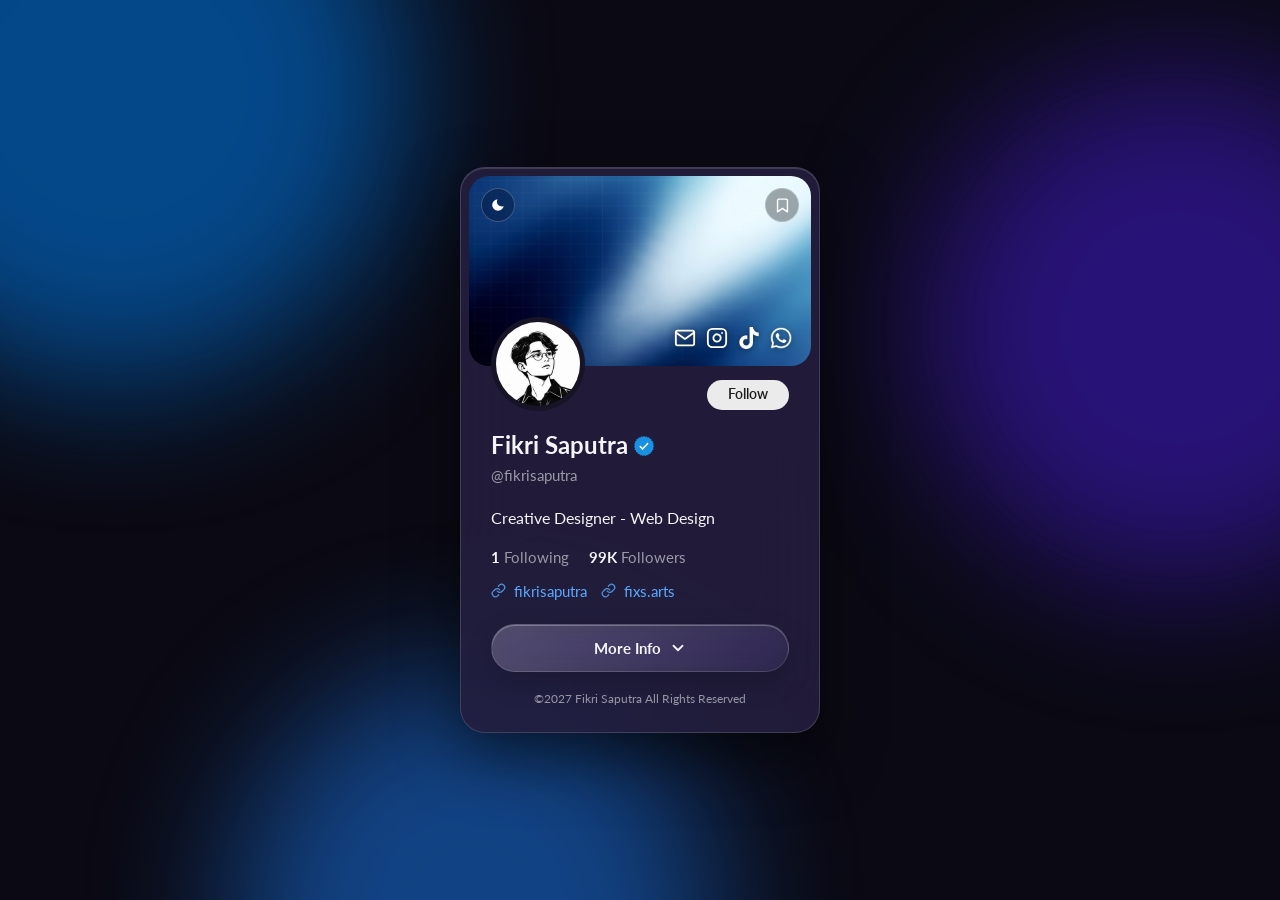
<file: index.html>
<!doctype html>
<html lang="id">
<head>
  <meta charset="utf-8" />
  <meta name="viewport" content="width=device-width,initial-scale=1" />
  <title>Fikri Saputra — Profile Card</title>
  <meta name="description" content="Kartu profil Fikri Saputra, Creative Designer." />
  <meta property="og:type" content="profile" />
  <meta property="og:title" content="Fikri Saputra — Profile Card" />
  <meta property="og:description" content="Kartu profil Fikri Saputra, Creative Designer." />
  <meta property="og:image" content="assets/thumb/thumb.jpg" />
  <link rel="icon" href="assets/thumb/thumb.jpg" />
  <link rel="stylesheet" href="css/card.css" />
  <link rel="stylesheet" href="css/page.css" />
</head>
<body>
  <!-- Background glassmorphism (warna orb diatur dari js/config.js) -->
  <div class="glass-bg" aria-hidden="true">
    <span class="bg-img"></span><span class="orb o1"></span><span class="orb o2"></span><span class="orb o3"></span>
  </div>

  <!-- Isi kartu dirender dari js/config.js -->
  <article class="card" id="card" data-autoboot aria-label="Profile card"></article>
  <noscript>Aktifkan JavaScript untuk melihat kartu profil.</noscript>

  <script src="js/config.js"></script>
  <script src="js/app.js"></script>
</body>
</html>
</file>
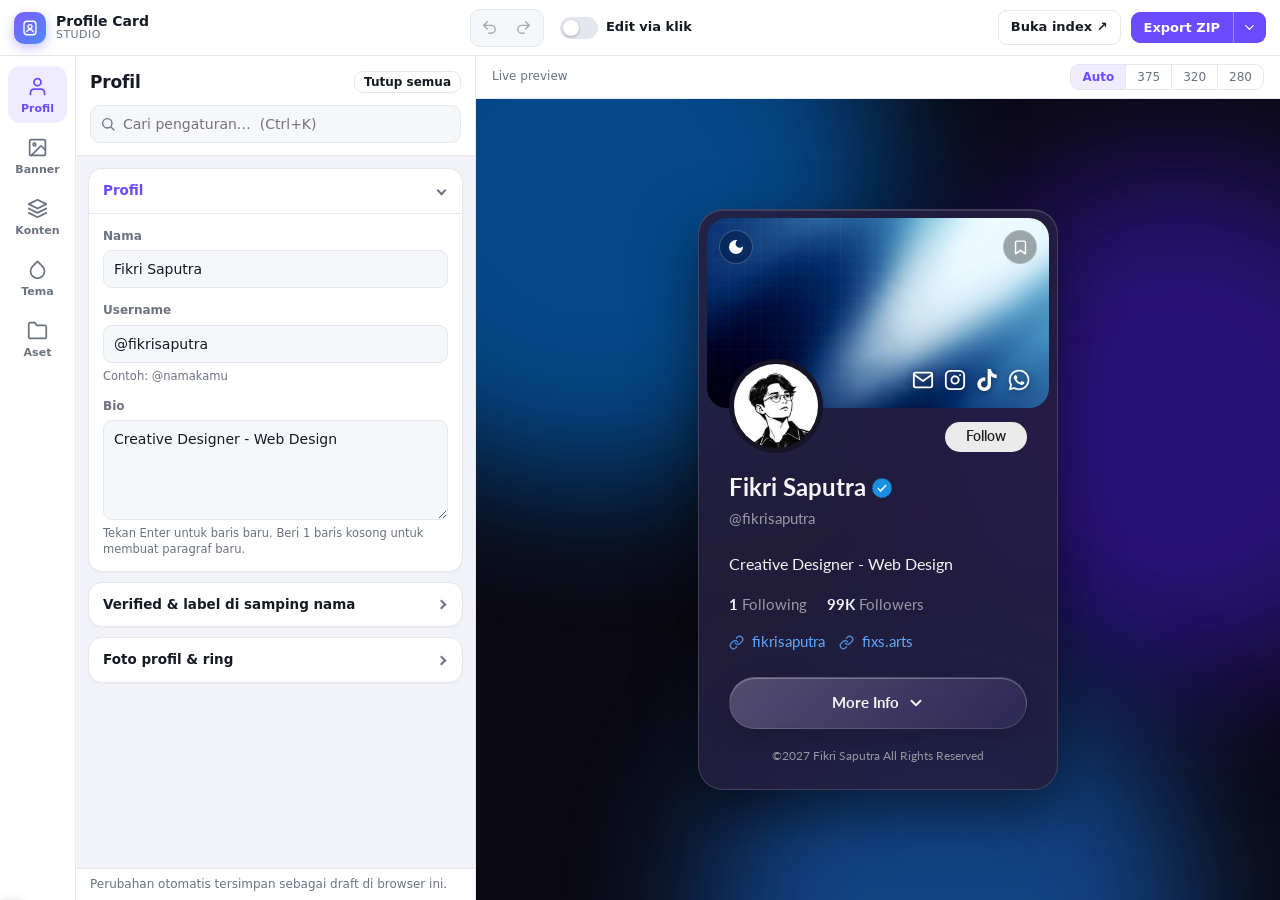
<file: demo.html>
<!doctype html>
<html lang="id">
<head>
  <meta charset="utf-8" />
  <meta name="viewport" content="width=device-width,initial-scale=1" />
  <title>Studio — Config Profile Card</title>
  <meta name="robots" content="noindex" />
  <link rel="icon" href="assets/thumb/thumb.jpg" />
  <link rel="stylesheet" href="css/card.css" />
  <link rel="stylesheet" href="css/demo.css" />
</head>
<body class="demo">
  <div class="app">
    <!-- ===== Menu bar ===== -->
    <header class="topbar">
      <div class="brand">
        <span class="logo" aria-hidden="true"><svg viewBox="0 0 24 24"><rect x="4" y="3" width="16" height="18" rx="4"/><circle cx="12" cy="10" r="2.6"/><path d="M7.5 17c.8-2 2.4-3 4.5-3s3.7 1 4.5 3"/></svg></span>
        <div class="brand-txt"><strong>Profile Card</strong><span>Studio</span></div>
      </div>

      <div class="tb-mid">
        <div class="tb-group" role="group" aria-label="Riwayat">
          <button class="ibtn" id="btnUndo" type="button" title="Undo (Ctrl+Z)" aria-label="Undo" disabled>
            <svg viewBox="0 0 24 24"><path d="M9 14 4 9l5-5"/><path d="M4 9h10.5a5.5 5.5 0 0 1 0 11H11"/></svg>
          </button>
          <button class="ibtn" id="btnRedo" type="button" title="Redo (Ctrl+Y)" aria-label="Redo" disabled>
            <svg viewBox="0 0 24 24"><path d="m15 14 5-5-5-5"/><path d="M20 9H9.5a5.5 5.5 0 0 0 0 11H13"/></svg>
          </button>
        </div>
        <label class="switch" title="Klik teks / gambar langsung di preview untuk mengubahnya">
          <input type="checkbox" id="editToggle" />
          <span class="track"><span class="thumb"></span></span>
          <span class="switch-label">Edit via klik</span>
        </label>
      </div>

      <div class="tb-right">
        <a class="btn ghost" id="openIndex" href="index.html?draft=1" target="_blank" rel="noopener">Buka index ↗</a>
        <div class="split">
          <button class="btn primary" id="btnZip" type="button">Export ZIP</button>
          <button class="btn primary caret" id="btnMenu" type="button" aria-haspopup="true" aria-expanded="false" aria-label="Menu lainnya">
            <svg viewBox="0 0 24 24"><polyline points="6 9 12 15 18 9"/></svg>
          </button>
          <div class="menu" id="menu" hidden role="menu">
            <button type="button" id="btnJs" role="menuitem">Unduh config.js</button>
            <button type="button" id="btnCopy" role="menuitem">Salin JSON</button>
            <button type="button" id="btnImport" role="menuitem">Import config…</button>
            <hr />
            <button type="button" id="btnReset" class="danger" role="menuitem">Reset ke config.js</button>
          </div>
        </div>
      </div>
    </header>

    <!-- ===== Menu tab (rail) ===== -->
    <nav class="rail" id="rail" aria-label="Menu pengaturan"></nav>

    <!-- ===== Panel pengaturan ===== -->
    <aside class="panel" id="panel">
      <div class="panel-head">
        <div class="ph-row">
          <h2 id="panelTitle">Profil</h2>
          <button class="btn mini" id="btnToggleAll" type="button">Tutup semua</button>
        </div>
        <label class="search">
          <svg viewBox="0 0 24 24" aria-hidden="true"><circle cx="11" cy="11" r="7"/><line x1="21" y1="21" x2="16.65" y2="16.65"/></svg>
          <input id="search" type="search" placeholder="Cari pengaturan…  (Ctrl+K)" autocomplete="off" spellcheck="false" />
        </label>
      </div>
      <div class="panel-scroll" id="panelScroll">
        <div id="form"></div>
        <p class="no-result hidden" id="noResult">Tidak ada pengaturan yang cocok.</p>
      </div>
      <footer class="panel-foot"><p class="status" id="status">Perubahan otomatis tersimpan sebagai draft di browser ini.</p></footer>
    </aside>

    <!-- ===== Preview ===== -->
    <main class="stage-wrap">
      <div class="stage-bar">
        <span class="hint" id="stageHint">Live preview</span>
        <div class="seg" id="devSeg" role="group" aria-label="Lebar preview">
          <button type="button" data-w="0" class="on">Auto</button>
          <button type="button" data-w="375">375</button>
          <button type="button" data-w="320">320</button>
          <button type="button" data-w="280">280</button>
        </div>
      </div>
      <div class="stage-shell" id="stageShell">
        <div class="glass-bg" aria-hidden="true">
          <span class="bg-img"></span><span class="orb o1"></span><span class="orb o2"></span><span class="orb o3"></span>
        </div>
        <div class="stage" id="stage">
          <div class="stage-inner" id="stageInner">
            <article class="card" id="card" aria-label="Profile card"></article>
          </div>
        </div>
      </div>
    </main>
  </div>

  <input type="file" id="importFile" accept=".json,.js,application/json" hidden />
  <div class="edit-tag" id="editTag" hidden></div>
  <div class="pop" id="pop" hidden></div>
  <div class="toast" id="toast" role="status" aria-live="polite"></div>
  <input type="file" id="imgPicker" accept="image/*" hidden />

  <script src="js/config.js"></script>
  <script src="js/app.js"></script>
  <script src="js/demo.js"></script>
</body>
</html>
</file>
<file: css/card.css>
/* ==========================================================
   Profile Card — card.css (komponen kartu + background)
   Semua warna/ukuran dikontrol lewat CSS variable yang diisi
   dari js/config.js (lihat ProfileCard.applyTheme di app.js).
   ========================================================== */

:root {
  /* default = tema gelap (ditimpa oleh JS dari config) */
  --font: Lato, system-ui, -apple-system, "Segoe UI", Roboto, "Helvetica Neue", Arial, sans-serif;
  --page-bg: #0b0a14;
  --orb-1: #7c5cff;
  --orb-2: #5b34e6;
  --orb-3: #a78bfa;

  --card-bg: rgba(36, 31, 61, 0.9);
  --card-solid: #241f3d;
  --cut: #17142b;
  --card-border: rgba(255, 255, 255, 0.28);
  --text: #f5f5f7;
  --muted: #9a9aa6;
  --link: #5aa9ff;
  --accent: #7c5cff;
  --surface: rgba(255, 255, 255, 0.06);
  --line: rgba(255, 255, 255, 0.12);

  --follow-bg: #ebebeb;
  --follow-text: #1c1c1e;

  --banner-1: #00ffdd;
  --banner-2: #ff99aa;
  --banner-3: #ffd36b;
  --banner-speed: 6s;
  --banner-img: none;
  --banner-h: 190px;
  --banner-radius: 20px 20px 20px 20px;
  --inset: 8px;

  --card-w: 360px;
  --radius: 28px;
  --avatar: 96px;
  --avatar-radius: 50%;
  --ring-w: 0px;
  --ring-gap: 5px;
  --ring-bg: transparent;
  --avatar-total: 106px;
  --soc-size: 22px;
  --ver-size: 28px;
  --badge-align: center;
  --sx: 50%;
  --sy: 50%;
  --border-w: 1px;
  --blur: 18px;
  --shadow: 0 24px 60px rgba(0, 0, 0, 0.5);

  --bg-img: none;
  --bg-blur: 0px;
  --bg-dim: 0;
}

*,
*::before,
*::after { box-sizing: border-box; }

html { -webkit-text-size-adjust: 100%; }

/* ---------- Background (orb glass / gambar / polos) ---------- */
.glass-bg {
  position: fixed;
  inset: 0;
  z-index: 0;
  overflow: hidden;
  pointer-events: none;
  background: var(--page-bg);
  transition: background-color 0.5s ease;
}
.glass-bg .orb {
  position: absolute;
  border-radius: 50%;
  filter: blur(70px);
  opacity: 0.85;
  will-change: transform;
  transition: background-color 0.5s ease, opacity 0.4s ease;
}
.glass-bg .o1 {
  width: 46vmax; height: 46vmax; left: -14vmax; top: -16vmax;
  background: var(--orb-1);
  animation: orb-a 18s ease-in-out infinite alternate;
}
.glass-bg .o2 {
  width: 40vmax; height: 40vmax; right: -12vmax; top: 8vh;
  background: var(--orb-2);
  animation: orb-b 22s ease-in-out infinite alternate;
}
.glass-bg .o3 {
  width: 38vmax; height: 38vmax; left: 18vw; bottom: -20vmax;
  background: var(--orb-3);
  animation: orb-c 26s ease-in-out infinite alternate;
}
.glass-bg .bg-img {
  position: absolute;
  inset: -40px;
  background-image: var(--bg-img);
  background-size: cover;
  background-position: center;
  filter: blur(var(--bg-blur));
  opacity: 0;
  transition: opacity 0.4s ease;
}
.glass-bg::after {
  content: "";
  position: absolute;
  inset: 0;
  background: rgba(0, 0, 0, var(--bg-dim));
}
[data-bg="image"] .glass-bg .bg-img { opacity: 1; }
[data-bg="image"] .glass-bg .orb,
[data-bg="solid"] .glass-bg .orb { opacity: 0; }
[data-orb="off"] .glass-bg .orb { animation: none; }

@keyframes orb-a { to { transform: translate(14vmax, 10vmax) scale(1.15); } }
@keyframes orb-b { to { transform: translate(-12vmax, 12vmax) scale(0.9); } }
@keyframes orb-c { to { transform: translate(10vmax, -12vmax) scale(1.1); } }

/* ---------- Kartu ---------- */
.card {
  --pad-x: calc(var(--inset) + 22px);
  position: relative;
  z-index: 1;
  font-family: var(--font);
  color: var(--text);
  width: min(var(--card-w), 100%);
  container-type: inline-size;
  overflow: hidden;
  background: var(--card-bg);
  -webkit-backdrop-filter: blur(var(--blur)) saturate(160%);
  backdrop-filter: blur(var(--blur)) saturate(160%);
  border: var(--border-w) solid var(--card-border);
  border-radius: var(--radius);
  box-shadow: var(--shadow), inset 0 1px 0 rgba(255, 255, 255, 0.14);
  padding-bottom: 24px;
  transition: background-color 0.4s ease, border-color 0.4s ease, color 0.4s ease;
}

/* ---------- Banner ---------- */
.banner-box { position: relative; margin: var(--inset) var(--inset) 0; }
.banner {
  height: var(--banner-h);
  border-radius: var(--banner-radius);
  overflow: hidden;
  background-color: var(--banner-1);
}
.banner[data-mode="gradient"] {
  background-image: linear-gradient(120deg, var(--banner-1), var(--banner-2), var(--banner-3));
  background-size: 200% 200%;
  animation: banner-move var(--banner-speed) linear infinite;
}
.banner[data-mode="gradient"][data-animate="false"] { animation: none; background-size: 100% 100%; }
.banner[data-mode="image"] {
  background-image: var(--banner-img);
  background-size: cover;
  background-position: center;
}
.banner[data-mode="solid"] { background-image: none; }

@keyframes banner-move {
  0%   { background-position: 0% 50%; }
  50%  { background-position: 100% 50%; }
  100% { background-position: 0% 50%; }
}

/* ---------- Tombol bulat di atas banner (tema & simpan) ---------- */
.icon-btn {
  z-index: 3;
  position: absolute;
  top: 12px;
  width: 34px;
  height: 34px;
  padding: 0;
  display: grid;
  place-items: center;
  color: #fff;
  cursor: pointer;
  border-radius: 50%;
  border: 1px solid rgba(255, 255, 255, 0.22);
  background: rgba(0, 20, 60, 0.45);
  -webkit-backdrop-filter: blur(10px);
  backdrop-filter: blur(10px);
  transition: transform 0.15s ease, background-color 0.25s ease, border-color 0.25s ease;
}
.icon-btn:hover { transform: translateY(-1px); background: rgba(0, 20, 60, 0.62); }
.icon-btn:active { transform: scale(0.94); }
.icon-btn:focus-visible { outline: 2px solid #fff; outline-offset: 2px; }
.theme-toggle { left: 12px; }
.bookmark { right: 12px; background: rgba(120, 130, 135, 0.7); }
.bookmark:hover { background: rgba(120, 130, 135, 0.85); }

.bookmark svg { width: 17px; height: 17px; fill: none; stroke: currentColor; stroke-width: 2; stroke-linecap: round; stroke-linejoin: round; transition: fill 0.2s ease; }
.bookmark[aria-pressed="true"] { background: var(--accent); border-color: transparent; }
.bookmark[aria-pressed="true"] svg { fill: #fff; }
.bookmark.pop svg { animation: bm-pop 0.4s ease; }
@keyframes bm-pop {
  0%   { transform: scale(1); }
  40%  { transform: scale(1.35) rotate(-8deg); }
  100% { transform: scale(1); }
}

/* ---------- Ikon tema (matahari ⇄ bulan) ---------- */
.tt { width: 18px; height: 18px; overflow: visible; }
.tt-core { transform-box: fill-box; transform-origin: center; transition: transform 0.5s cubic-bezier(0.4, 0, 0.2, 1); }
.tt-cut  { transform: translate(30px, -30px); transition: transform 0.5s cubic-bezier(0.4, 0, 0.2, 1); }
.tt-rays { transform-origin: 12px 12px; transition: transform 0.5s cubic-bezier(0.4, 0, 0.2, 1), opacity 0.3s ease; }
[data-theme="dark"] .tt-core { transform: scale(1.55); }
[data-theme="dark"] .tt-cut  { transform: translate(5px, -4.5px); }
[data-theme="dark"] .tt-rays { transform: rotate(90deg) scale(0.4); opacity: 0; }
.theme-toggle.spin .tt { animation: tt-spin 0.6s cubic-bezier(0.4, 0, 0.2, 1); }
@keyframes tt-spin {
  from { transform: rotate(-120deg) scale(0.55); }
  to   { transform: rotate(0) scale(1); }
}

/* ---------- Ikon sosial (pojok kanan bawah banner) ---------- */
.banner-actions {
  z-index: 3;
  position: absolute;
  right: 14px;
  bottom: 12px;
  max-width: calc(100% - var(--avatar-total) - 50px);
  display: flex;
  flex-wrap: wrap;
  justify-content: flex-end;
  align-items: center;
  gap: 6px 10px;
}
.socials {
  z-index: 3;
  max-width: calc(100% - 24px);
  display: flex;
  align-items: center;
  gap: 2px;
  padding: 3px;
  border-radius: 999px;
  border: 1px solid rgba(255, 255, 255, 0.22);
  background: rgba(0, 0, 0, 0.34);
  -webkit-backdrop-filter: blur(10px);
  backdrop-filter: blur(10px);
}
.socials[data-style="plain"] {
  padding: 0; gap: 0; border: 0; background: none;
  -webkit-backdrop-filter: none; backdrop-filter: none;
  filter: drop-shadow(0 1px 3px rgba(0, 0, 0, 0.5));
}
/* template posisi (pilih di demo, atau seret langsung di mode edit) */
.socials[data-dir="column"] { flex-direction: column; }
.socials[data-pos] { position: absolute; }
.socials[data-pos="bottom-right"]  { right: 14px; bottom: 12px; }
.socials[data-pos="bottom-center"] { left: 50%; bottom: 12px; transform: translateX(-50%); }
.socials[data-pos="after-avatar"]  { left: calc(var(--pad-x) - var(--inset) + var(--avatar-total) + 12px); bottom: 12px; }
.socials[data-pos="top-center"]    { left: 50%; top: 12px; transform: translateX(-50%); }
.socials[data-pos="center"]        { left: 50%; top: 50%; transform: translate(-50%, -50%); }
.socials[data-pos="right-column"]  { right: 14px; top: 50%; transform: translateY(-50%); }
.socials[data-pos="left-column"]   { left: 14px; top: 50%; transform: translateY(-50%); }
.socials[data-pos="custom"]        { left: var(--sx); top: var(--sy); transform: translate(-50%, -50%); }

.soc {
  width: calc(var(--soc-size) + 10px);
  height: calc(var(--soc-size) + 10px);
  display: grid;
  place-items: center;
  border-radius: 50%;
  color: #fff;
  text-decoration: none;
  transition: background-color 0.15s ease, transform 0.15s ease;
}
.soc:hover { background: rgba(255, 255, 255, 0.2); transform: translateY(-1px); }
.soc:focus-visible { outline: 2px solid #fff; outline-offset: 1px; }
.soc .ico, .soc .custom-ico { width: var(--soc-size); height: var(--soc-size); }

.ico { display: inline-grid; place-items: center; flex: none; }
.ico svg { width: 100%; height: 100%; display: block; }
.custom-ico {
  display: inline-block; flex: none;
  background: currentColor;
  -webkit-mask: var(--ico) center / contain no-repeat;
  mask: var(--ico) center / contain no-repeat;
}
.custom-ico.raw {
  background: var(--ico) center / contain no-repeat;
  -webkit-mask: none; mask: none;
}

/* ---------- Foto profil + ring ---------- */
.card-head {
  position: relative;
  z-index: 2;
  display: flex;
  align-items: flex-start;
  justify-content: space-between;
  gap: 12px;
  padding: 0 var(--pad-x);
  margin-top: calc(var(--avatar-total) * -0.52);
  pointer-events: none; /* baris ini lebar penuh; jangan menutupi tombol di banner */
}
.avatar-ring {
  flex: none;
  pointer-events: auto;
  padding: var(--ring-w);
  background: var(--ring-bg);
  border-radius: var(--avatar-radius);
  transition: padding 0.2s ease;
}
.avatar-gap {
  padding: var(--ring-gap);
  background: var(--cut);
  border-radius: var(--avatar-radius);
  transition: padding 0.2s ease, background-color 0.4s ease;
}
.avatar {
  width: var(--avatar);
  height: var(--avatar);
  border-radius: var(--avatar-radius);
  overflow: hidden;
  background: #e5e7eb;
  display: grid;
  place-items: center;
  color: #6b7280;
  font-weight: 700;
  font-size: calc(var(--avatar) * 0.3);
}
.avatar img { width: 100%; height: 100%; object-fit: cover; display: block; }

/* ---------- Tombol Follow ---------- */
.follow-btn {
  pointer-events: auto;
  flex: none;
  height: 30px;
  padding: 0 20px;
  border: 1px solid transparent;
  border-radius: 999px;
  font-family: inherit;
  font-size: 13.5px;
  font-weight: 600;
  line-height: 1;
  white-space: nowrap;
  cursor: pointer;
  background: var(--follow-bg);
  color: var(--follow-text);
  transition: transform 0.15s ease, background-color 0.25s ease, color 0.25s ease, border-color 0.25s ease;
}
.card-head .follow-btn { margin-top: calc(var(--avatar-total) * 0.52 + 14px); }
.banner-actions .follow-btn { box-shadow: 0 6px 16px rgba(0, 0, 0, 0.25); }
.follow-btn:hover { transform: translateY(-1px); }
.follow-btn:active { transform: scale(0.96); }
.follow-btn:focus-visible { outline: 2px solid var(--accent); outline-offset: 2px; }
.follow-btn[aria-pressed="true"] {
  background: var(--surface);
  color: var(--text);
  border-color: var(--line);
}

/* ---------- Konten ---------- */
.content { padding: 20px var(--pad-x) 0; }
.content > * { margin-top: 18px; }
.content > :first-child { margin-top: 0; }
.content > .name + .handle { margin-top: 6px; }
.content > .handle + .desc { margin-top: 22px; }
.content > .links { margin-top: 16px; }
.content > .more-wrap { margin-top: 24px; }

.name {
  margin: 0;
  display: flex;
  flex-wrap: wrap;
  align-items: var(--badge-align, center);
  gap: 4px 6px;
  font-size: 24px;
  font-weight: 700;
  line-height: 1.2;
  color: var(--text);
  overflow-wrap: anywhere;
}
.verified-wrap { position: relative; display: inline-flex; align-items: center; }
.verified-btn {
  display: inline-grid;
  place-items: center;
  height: var(--ver-size);
  padding: 0;
  border: 0;
  border-radius: 50%;
  background: none;
  cursor: pointer;
}
.verified-btn:focus-visible { outline: 2px solid var(--accent); outline-offset: 2px; }
.verified { display: block; height: var(--ver-size); width: auto; transition: transform 0.2s ease; }
.verified-btn:hover .verified { transform: scale(1.1); }
.verified-btn:active .verified { transform: scale(0.92); }

/* tulisan saat verified diklik: muncul di ATAS ikon */
.verified-tip {
  position: absolute;
  z-index: 6;
  left: 50%;
  bottom: calc(100% + 9px);
  padding: 5px 11px;
  border-radius: 10px;
  border: 1px solid var(--line);
  background: var(--cut);
  color: var(--text);
  font-size: 12px;
  font-weight: 600;
  line-height: 1.35;
  white-space: nowrap;
  box-shadow: 0 8px 22px rgba(0, 0, 0, 0.28);
  opacity: 0;
  pointer-events: none;
  transform: translate(-50%, 6px) scale(0.92);
  transform-origin: 50% 100%;
  transition: opacity 0.2s ease, transform 0.2s ease;
}
.verified-tip::after {
  content: "";
  position: absolute;
  left: 50%;
  top: 100%;
  width: 8px;
  height: 8px;
  background: var(--cut);
  border-right: 1px solid var(--line);
  border-bottom: 1px solid var(--line);
  transform: translate(-50%, -50%) rotate(45deg);
}
.verified-tip::before { content: ""; position: absolute; left: 0; right: 0; top: 100%; height: 14px; } /* jembatan hover */
.verified-tip.open { opacity: 1; transform: translate(-50%, 0) scale(1); }

/* label di samping ikon verified */
.label-pill {
  display: inline-flex;
  align-items: center;
  gap: 5px;
  padding: 3px 10px;
  border-radius: 999px;
  font-size: 11.5px;
  font-weight: 700;
  line-height: 1.4;
  white-space: nowrap;
}
.label-wrap { position: relative; display: inline-flex; align-items: center; }
.label-pill .ico, .label-pill .custom-ico { width: var(--lsz, 12px); height: var(--lsz, 12px); }
.label-pill.tip-trigger { cursor: pointer; transition: transform 0.15s ease; }
.label-pill.tip-trigger:hover { transform: translateY(-1px); }
.label-pill.tip-trigger:focus-visible { outline: 2px solid var(--accent); outline-offset: 2px; }
.label-pill.icon-only { padding: 0; background: none; border-radius: 6px; color: var(--text); }
.label-pill.icon-only .ico, .label-pill.icon-only .custom-ico { width: var(--lsz, 20px); height: var(--lsz, 20px); }
.label-pill.icon-only .custom-ico.raw { border-radius: 22%; }

.handle { margin: 0; font-size: 15px; color: var(--muted); }
.desc {
  margin: 0;
  font-size: 16px;
  line-height: 1.5;
  color: var(--text);
  white-space: pre-line;   /* baris kosong = paragraf baru */
  overflow-wrap: anywhere;
}

.follow-stats { display: flex; flex-wrap: wrap; gap: 6px 20px; font-size: 15px; color: var(--muted); }
.follow-stats .num { margin-right: 4px; font-weight: 700; color: var(--text); font-variant-numeric: tabular-nums; }

/* ---------- Link di bawah Following/Followers ---------- */
.links { display: flex; flex-wrap: wrap; gap: 8px 14px; }
.link {
  display: inline-flex;
  align-items: center;
  gap: 8px;
  max-width: 100%;
  font-size: 15px;
  color: var(--link);
  text-decoration: none;
  transition: transform 0.15s ease, opacity 0.15s ease;
}
.link:hover { opacity: 0.85; }
.link:focus-visible { outline: 2px solid var(--accent); outline-offset: 2px; border-radius: 6px; }
.link .ico, .link .custom-ico { width: 15px; height: 15px; opacity: 0.85; }
.link-text { min-width: 0; overflow: hidden; text-overflow: ellipsis; white-space: nowrap; }
.link.pill { padding: 7px 14px; border-radius: 999px; font-size: 14px; font-weight: 600; box-shadow: 0 4px 12px rgba(0, 0, 0, 0.18); }
.link.pill:hover { transform: translateY(-1px); opacity: 1; }
.link[data-grad] .link-text,
.cta-label[data-grad] {
  background: var(--grad);
  -webkit-background-clip: text;
  background-clip: text;
  -webkit-text-fill-color: transparent;
  color: transparent;
}

/* ---------- More Info (tombol + panel yang memanjang ke bawah) ---------- */
.cta {
  display: flex;
  align-items: center;
  justify-content: center;
  gap: 8px;
  margin: 0;
  padding: 14px 18px;
  border-radius: 999px;
  text-align: center;
  font-weight: 700;
  font-size: 15px;
  color: var(--text);
  border: 1px solid transparent;
  cursor: pointer;
  user-select: none;
  transition: transform 0.15s ease, box-shadow 0.15s ease;
}
/* template awal: glassmorphism */
.cta[data-shape="glass"] {
  background: linear-gradient(135deg, rgba(255, 255, 255, 0.22), rgba(255, 255, 255, 0.05));
  border-color: var(--line);
  -webkit-backdrop-filter: blur(14px) saturate(160%);
  backdrop-filter: blur(14px) saturate(160%);
  box-shadow: inset 0 1px 0 rgba(255, 255, 255, 0.28), 0 10px 28px rgba(0, 0, 0, 0.18);
}
[data-theme="light"] .cta[data-shape="glass"] {
  background: linear-gradient(135deg, rgba(255, 255, 255, 0.8), rgba(255, 255, 255, 0.3));
  border-color: rgba(255, 255, 255, 0.9);
  box-shadow: inset 0 1px 0 #fff, 0 10px 28px rgba(60, 50, 140, 0.15);
}
.cta[data-shape="solid"], .cta[data-shape="gradient"] {
  color: #fff;
  box-shadow: 0 8px 18px rgba(2, 6, 23, 0.25);
}
.cta:hover { transform: translateY(-1px); }
.cta:active { transform: translateY(0); }
.cta:focus-visible { outline: 2px solid var(--accent); outline-offset: 3px; }
.cta .chev { flex: none; width: 18px; height: 18px; fill: none; stroke: currentColor; stroke-width: 2.4; stroke-linecap: round; stroke-linejoin: round; transition: transform 0.35s ease; }
.more-wrap.open .cta .chev { transform: rotate(180deg); }

.more {
  display: grid;
  grid-template-rows: 0fr;
  visibility: hidden;
  transition: grid-template-rows 0.4s ease, visibility 0s linear 0.4s;
}
.more-wrap.open .more {
  grid-template-rows: 1fr;
  visibility: visible;
  transition: grid-template-rows 0.4s ease, visibility 0s;
}
.more-inner { min-height: 0; overflow: hidden; }
.more-body { display: grid; gap: 12px; padding: 16px 0 0; }
/* section di dalam More Info */
.msec + .msec { margin-top: 10px; }
.msec-title { margin: 0 0 12px; font-size: 20px; font-weight: 700; line-height: 1.25; color: var(--text); overflow-wrap: anywhere; }
.msec-title[data-align="left"] { text-align: left; }
.msec-title[data-align="center"] { text-align: center; }
.msec-title[data-align="right"] { text-align: right; }
.msec-items { display: grid; grid-template-columns: repeat(var(--cols, 1), minmax(0, 1fr)); gap: var(--sgap, 10px); }

.mrow {
  display: flex; align-items: center; justify-content: space-between; gap: 12px;
  min-height: 52px; padding: 11px 16px; border-radius: 16px;
  background: var(--surface); border: 1px solid var(--line);
  transition: background-color 0.3s ease, border-color 0.3s ease;
}
.mrow[data-tone="dark"] { background: rgba(0, 0, 0, 0.38); border-color: rgba(255, 255, 255, 0.1); }
[data-theme="light"] .mrow[data-tone="dark"] { background: rgba(17, 24, 39, 0.1); border-color: rgba(17, 24, 39, 0.1); }
.mrow[data-tone="none"] { background: none; border-color: transparent; padding-left: 4px; padding-right: 4px; }
.mrow[data-tone="glass"] {
  background: linear-gradient(135deg, rgba(255, 255, 255, 0.2), rgba(255, 255, 255, 0.05));
  -webkit-backdrop-filter: blur(12px); backdrop-filter: blur(12px);
  box-shadow: inset 0 1px 0 rgba(255, 255, 255, 0.2);
}
.mrow[data-tone="custom"] { border-color: rgba(255, 255, 255, 0.14); }
.mrow .k { flex: none; font-size: 15px; color: var(--muted); }
.mright { display: flex; align-items: center; flex-wrap: wrap; gap: 6px 10px; min-width: 0; margin-left: auto; justify-content: flex-end; }
.mright[data-align="left"] { margin-left: 0; justify-content: flex-start; }
.mright[data-align="center"] { margin: 0 auto; justify-content: center; }
.mrow .v { font-size: 15px; font-weight: 700; text-align: right; overflow-wrap: anywhere; }

.micons { display: flex; align-items: center; flex-wrap: wrap; gap: 8px; justify-content: inherit; }
.mico {
  display: inline-grid; place-items: center; flex: none;
  width: var(--isz, 28px); height: var(--isz, 28px);
  transition: transform 0.2s ease, filter 0.2s ease;
}
.mico img { display: block; width: 100%; height: 100%; object-fit: contain; }
.micons[data-shape="rounded"] .mico img { border-radius: 22%; }
.micons[data-shape="circle"] .mico img { border-radius: 50%; }
.micons[data-shape="square"] .mico img { border-radius: 0; }
.micons[data-shape="tile"] .mico { padding: 14%; background: var(--surface); border: 1px solid var(--line); border-radius: 24%; }
.mico.extra { display: none; }
.micons.expanded .mico.extra { display: inline-grid; }
.mmore {
  flex: none; display: grid; place-items: center;
  min-width: calc(var(--isz, 28px) * 0.9); height: calc(var(--isz, 28px) * 0.9); padding: 0 6px;
  font: 700 11px/1 inherit; font-family: inherit; color: var(--text);
  background: rgba(0, 0, 0, 0.35); border: 1px solid var(--line); border-radius: 999px; cursor: pointer;
  transition: transform 0.15s ease, background-color 0.2s ease;
}
[data-theme="light"] .mmore { background: rgba(17, 24, 39, 0.1); }
.mmore:hover { transform: scale(1.08); }
.mmore:focus-visible { outline: 2px solid var(--accent); outline-offset: 2px; }

/* efek hover ikon */
.mrow[data-effect="lift"] .mico:hover { transform: translateY(-3px); }
.mrow[data-effect="zoom"] .mico:hover { transform: scale(1.2); }
.mrow[data-effect="glow"] .mico:hover { filter: drop-shadow(0 0 8px var(--accent)); }

/* efek muncul saat More Info dibuka */
.more-wrap.open .msec[data-effect="stagger"] .msec-items > *,
.more-wrap.open .msec[data-effect="stagger"] .msec-title { animation: m-rise 0.45s cubic-bezier(0.2, 0.7, 0.2, 1) both; animation-delay: calc(var(--i, 0) * 70ms + 120ms); }
.more-wrap.open .msec[data-effect="fade"] { animation: m-fade 0.6s ease both 0.1s; }
@keyframes m-rise { from { opacity: 0; transform: translateY(10px); } to { opacity: 1; transform: none; } }
@keyframes m-fade { from { opacity: 0; } to { opacity: 1; } }

/* gambar & teks bebas */
.mimg { display: grid; gap: 6px; }
.mimg-pic {
  height: var(--ih, 120px); border-radius: var(--ir, 14px); overflow: hidden;
  display: grid; place-items: center; font-size: 13px; color: var(--muted);
  background: var(--surface); border: 1px solid var(--line);
}
.mimg-pic img { width: 100%; height: 100%; display: block; object-fit: cover; }
.mimg-pic[data-fit="contain"] img { object-fit: contain; }
.mimg-cap { font-size: 12.5px; color: var(--muted); text-align: center; }
.mimg[data-align="left"] .mimg-pic, .mimg[data-align="right"] .mimg-pic { width: 60%; }
.mimg[data-align="right"] .mimg-pic { margin-left: auto; }
.mtext { margin: 0; font-size: 14px; line-height: 1.55; color: var(--muted); white-space: pre-line; overflow-wrap: anywhere; }
.mtext[data-align="center"] { text-align: center; }
.mtext[data-align="right"] { text-align: right; }

/* copyright */
.copyright { margin: 18px var(--pad-x) 0; font-size: 12px; line-height: 1.5; color: var(--muted); text-align: center; overflow-wrap: anywhere; }
.copyright[data-align="left"] { text-align: left; }
.copyright[data-align="right"] { text-align: right; }
.more-body > .copyright { margin: 6px 0 0; }

.more-action {
  display: block; padding: 12px 16px; text-align: center; text-decoration: none;
  font-size: 14px; font-weight: 600; color: var(--text);
  border: 1px solid var(--line); border-radius: 999px; background: var(--surface);
  transition: background-color 0.15s ease;
}
.more-action:hover { background: var(--line); }
.more-action:focus-visible { outline: 2px solid var(--accent); outline-offset: 2px; }

/* ---------- Kartu sempit ---------- */
@container (max-width: 330px) {
  .banner-actions { right: 8px; bottom: 8px; max-width: calc(100% - var(--avatar-total) - 30px); }
  .soc { width: calc(var(--soc-size) * 0.86 + 8px); height: calc(var(--soc-size) * 0.86 + 8px); }
  .soc .ico, .soc .custom-ico { width: calc(var(--soc-size) * 0.86); height: calc(var(--soc-size) * 0.86); }
  .follow-btn { height: 28px; padding: 0 15px; font-size: 12.5px; }
  .name { font-size: 21px; }
  .desc { font-size: 15px; }
}

@media (prefers-reduced-motion: reduce) {
  .banner[data-mode="gradient"] { animation: none; }
  .glass-bg .orb { animation: none; }
  * { transition: none !important; }
}
</file>
<file: css/page.css>
/* ==========================================================
   Profile Card — page.css (layout halaman index.html)
   ========================================================== */

body {
  margin: 0;
  min-height: 100vh;
  min-height: 100dvh;
  padding: 20px;
  display: flex;
  align-items: center;
  justify-content: center;
  background: var(--page-bg);
  color: var(--text);
  font-family: var(--font);
  -webkit-font-smoothing: antialiased;
}

@media (max-width: 380px) {
  body { padding: 12px; }
}
</file>
<file: css/demo.css>
/* ==========================================================
   demo.html — Studio (menu bar, panel bertab, preview, mode edit)
   Kartu sendiri di-style oleh card.css
   ========================================================== */

:root {
  --ui-bg: #f2f3f8;
  --ui-panel: #ffffff;
  --ui-line: #e5e7ee;
  --ui-text: #161a23;
  --ui-muted: #6b7280;
  --ui-accent: #6b4bff;
  --ui-accent-soft: rgba(107, 75, 255, 0.1);
  --ui-danger: #e5484d;
  --ui-field: #f6f7fb;
  --ui-shadow: 0 1px 2px rgba(16, 24, 40, 0.06), 0 8px 24px rgba(16, 24, 40, 0.06);
}
@media (prefers-color-scheme: dark) {
  :root {
    --ui-bg: #0f1115;
    --ui-panel: #171a20;
    --ui-line: #262a33;
    --ui-text: #eceef3;
    --ui-muted: #9aa1ae;
    --ui-accent: #9d85ff;
    --ui-accent-soft: rgba(157, 133, 255, 0.16);
    --ui-danger: #ff6b70;
    --ui-field: #1e222a;
    --ui-shadow: 0 1px 2px rgba(0, 0, 0, 0.4), 0 8px 24px rgba(0, 0, 0, 0.35);
  }
}

body.demo {
  margin: 0;
  background: var(--ui-bg);
  color: var(--ui-text);
  font: 14px/1.45 Inter, system-ui, -apple-system, "Segoe UI", Roboto, Arial, sans-serif;
  -webkit-font-smoothing: antialiased;
}
.demo svg { fill: none; stroke: currentColor; stroke-width: 2; stroke-linecap: round; stroke-linejoin: round; }
.demo button { font-family: inherit; }
.hidden { display: none !important; }

.app {
  height: 100vh;
  height: 100dvh;
  display: grid;
  grid-template-columns: 76px minmax(340px, 400px) minmax(0, 1fr);
  grid-template-rows: 56px minmax(0, 1fr);
  grid-template-areas: "top top top" "rail panel stage";
}

/* ---------- Menu bar ---------- */
.topbar {
  grid-area: top; z-index: 20;
  display: flex; align-items: center; gap: 14px; padding: 0 14px;
  background: var(--ui-panel); border-bottom: 1px solid var(--ui-line);
}
.brand { display: flex; align-items: center; gap: 10px; min-width: 150px; }
.logo {
  width: 32px; height: 32px; border-radius: 10px; display: grid; place-items: center; color: #fff;
  background: linear-gradient(135deg, #7c5cff, #4f8bff); box-shadow: 0 4px 12px rgba(107, 75, 255, 0.35);
}
.logo svg { width: 18px; height: 18px; stroke-width: 1.8; }
.brand-txt { display: flex; flex-direction: column; line-height: 1.15; }
.brand-txt strong { font-size: 14px; }
.brand-txt span { font-size: 11px; color: var(--ui-muted); letter-spacing: 0.04em; text-transform: uppercase; }
.tb-mid { display: flex; align-items: center; gap: 16px; margin: 0 auto; }
.tb-group { display: inline-flex; gap: 2px; padding: 3px; background: var(--ui-field); border: 1px solid var(--ui-line); border-radius: 10px; }
.tb-right { display: flex; align-items: center; gap: 10px; }

.ibtn {
  width: 32px; height: 30px; display: grid; place-items: center; padding: 0; cursor: pointer;
  color: var(--ui-text); background: transparent; border: 0; border-radius: 8px;
}
.ibtn svg { width: 17px; height: 17px; }
.ibtn:hover:not(:disabled) { background: var(--ui-accent-soft); color: var(--ui-accent); }
.ibtn:disabled { opacity: 0.35; cursor: default; }

/* switch */
.switch { display: inline-flex; align-items: center; gap: 8px; cursor: pointer; user-select: none; font-weight: 600; font-size: 13px; }
.switch input { position: absolute; opacity: 0; pointer-events: none; }
.switch .track { width: 38px; height: 22px; border-radius: 999px; background: var(--ui-line); position: relative; transition: background 0.15s; }
.switch .thumb { position: absolute; top: 3px; left: 3px; width: 16px; height: 16px; border-radius: 50%; background: #fff; box-shadow: 0 1px 3px rgba(0, 0, 0, 0.3); transition: transform 0.15s; }
.switch input:checked + .track { background: var(--ui-accent); }
.switch input:checked + .track .thumb { transform: translateX(16px); }
.switch input:focus-visible + .track { outline: 2px solid var(--ui-accent); outline-offset: 2px; }

/* tombol */
.btn {
  font-weight: 600; font-size: 13px; padding: 7px 12px; border-radius: 9px; cursor: pointer;
  border: 1px solid var(--ui-line); background: var(--ui-panel); color: var(--ui-text);
  text-decoration: none; display: inline-flex; align-items: center; justify-content: center; gap: 6px; white-space: nowrap;
  transition: border-color 0.15s, background 0.15s;
}
.btn:hover { border-color: var(--ui-accent); }
.btn.primary { background: var(--ui-accent); border-color: var(--ui-accent); color: #fff; }
.btn.primary:hover { filter: brightness(1.08); }
.btn.danger { color: var(--ui-danger); }
.btn.ghost { background: transparent; }
.btn.mini { padding: 3px 9px; font-size: 12px; }
.btn:focus-visible { outline: 2px solid var(--ui-accent); outline-offset: 2px; }

.split { position: relative; display: inline-flex; }
.split .btn:first-child { border-radius: 9px 0 0 9px; }
.split .caret { border-radius: 0 9px 9px 0; padding: 7px 8px; border-left-color: rgba(255, 255, 255, 0.35); }
.split .caret svg { width: 15px; height: 15px; }
.menu {
  position: absolute; right: 0; top: calc(100% + 8px); z-index: 80; min-width: 200px; padding: 6px;
  background: var(--ui-panel); border: 1px solid var(--ui-line); border-radius: 12px; box-shadow: var(--ui-shadow);
}
.menu[hidden] { display: none; }
.menu button { display: block; width: 100%; text-align: left; padding: 8px 10px; font-size: 13px; color: var(--ui-text); background: none; border: 0; border-radius: 8px; cursor: pointer; }
.menu button:hover { background: var(--ui-accent-soft); }
.menu button.danger { color: var(--ui-danger); }
.menu hr { margin: 5px 4px; border: 0; border-top: 1px solid var(--ui-line); }

/* ---------- Rail (menu tab) ---------- */
.rail {
  grid-area: rail; display: flex; flex-direction: column; gap: 4px; padding: 10px 8px; overflow-y: auto;
  background: var(--ui-panel); border-right: 1px solid var(--ui-line);
}
.rail-btn {
  display: flex; flex-direction: column; align-items: center; gap: 5px; padding: 10px 2px 8px;
  font-size: 11px; font-weight: 600; color: var(--ui-muted); background: none; border: 0; border-radius: 12px; cursor: pointer;
  transition: background 0.15s, color 0.15s;
}
.rail-btn svg { width: 21px; height: 21px; }
.rail-btn:hover { background: var(--ui-field); color: var(--ui-text); }
.rail-btn.on { background: var(--ui-accent-soft); color: var(--ui-accent); }
.rail-btn:focus-visible { outline: 2px solid var(--ui-accent); outline-offset: -2px; }

/* ---------- Panel ---------- */
.panel { grid-area: panel; min-height: 0; display: flex; flex-direction: column; background: var(--ui-bg); border-right: 1px solid var(--ui-line); }
.panel-head { padding: 14px 14px 12px; display: grid; gap: 10px; background: var(--ui-panel); border-bottom: 1px solid var(--ui-line); }
.ph-row { display: flex; align-items: center; justify-content: space-between; }
.ph-row h2 { margin: 0; font-size: 17px; letter-spacing: -0.01em; }
.search { position: relative; display: block; }
.search svg { position: absolute; left: 10px; top: 50%; width: 16px; height: 16px; margin-top: -8px; color: var(--ui-muted); pointer-events: none; }
.search input {
  width: 100%; box-sizing: border-box; padding: 8px 10px 8px 32px; font: inherit; color: var(--ui-text);
  background: var(--ui-field); border: 1px solid var(--ui-line); border-radius: 10px;
}
.search input:focus { outline: 2px solid var(--ui-accent); outline-offset: -1px; border-color: transparent; }
.panel-scroll { flex: 1; min-height: 0; overflow-y: auto; padding: 12px 12px 24px; scrollbar-width: thin; }
.panel-foot { padding: 7px 14px; background: var(--ui-panel); border-top: 1px solid var(--ui-line); }
.status { margin: 0; font-size: 12px; color: var(--ui-muted); white-space: nowrap; overflow: hidden; text-overflow: ellipsis; }
.status.err { color: var(--ui-danger); }
.no-result { text-align: center; color: var(--ui-muted); padding: 24px 0; }

.tabpane { display: none; }
.tabpane.active, .searching .tabpane { display: block; }
.sfhide { display: none !important; }

details.sec { margin-bottom: 10px; background: var(--ui-panel); border: 1px solid var(--ui-line); border-radius: 14px; overflow: hidden; box-shadow: 0 1px 2px rgba(16, 24, 40, 0.04); }
details.sec > summary {
  list-style: none; cursor: pointer; padding: 12px 14px; font-weight: 700; font-size: 13.5px;
  display: flex; align-items: center; justify-content: space-between; gap: 8px;
}
details.sec > summary::-webkit-details-marker { display: none; }
details.sec > summary::after { content: ""; width: 7px; height: 7px; border-right: 2px solid var(--ui-muted); border-bottom: 2px solid var(--ui-muted); transform: rotate(-45deg); transition: transform 0.18s; margin-right: 3px; }
details.sec[open] > summary::after { transform: rotate(45deg); }
details.sec > summary:hover { background: var(--ui-field); }
details.sec[open] > summary { border-bottom: 1px solid var(--ui-line); color: var(--ui-accent); }
.sec-body { padding: 14px; display: grid; gap: 14px; }

/* ---------- Field ---------- */
.field { display: grid; gap: 5px; min-width: 0; border-radius: 8px; }
.field > label, .field > .lbl { font-size: 12px; font-weight: 600; color: var(--ui-muted); }
.field small, .sec-body > small { font-size: 11.5px; color: var(--ui-muted); line-height: 1.4; }
.field input[type="text"], .field input[type="number"], .field textarea, .field select {
  width: 100%; box-sizing: border-box; font: inherit; color: var(--ui-text);
  padding: 8px 10px; border-radius: 9px; border: 1px solid var(--ui-line); background: var(--ui-field);
}
.field textarea { resize: vertical; min-height: 60px; }
.field input:focus, .field textarea:focus, .field select:focus { outline: 2px solid var(--ui-accent); outline-offset: -1px; border-color: transparent; }
.field.check { display: flex; align-items: center; gap: 9px; }
.field.check label { font-size: 13px; color: var(--ui-text); font-weight: 500; }
.field.check input { width: 16px; height: 16px; accent-color: var(--ui-accent); }

.color-row { display: flex; gap: 8px; align-items: center; }
.color-row input[type="color"] { flex: none; width: 40px; height: 34px; padding: 2px; cursor: pointer; border: 1px solid var(--ui-line); border-radius: 9px; background: var(--ui-field); }
.color-row input[type="text"] { font-family: ui-monospace, Menlo, Consolas, monospace; }
.range-row { display: flex; align-items: center; gap: 10px; }
.range-row input[type="range"] { flex: 1; accent-color: var(--ui-accent); }
.range-row output { min-width: 44px; text-align: right; font-variant-numeric: tabular-nums; font-size: 12px; color: var(--ui-muted); }

.choice { display: grid; gap: 6px; }
.choice button {
  padding: 8px; font-size: 12px; line-height: 1.25; text-align: center; color: var(--ui-text);
  background: var(--ui-field); border: 1px solid var(--ui-line); border-radius: 9px; cursor: pointer;
}
.choice button:hover { border-color: var(--ui-accent); }
.choice button.on { color: #fff; background: var(--ui-accent); border-color: var(--ui-accent); }
.segmented { display: grid; grid-auto-flow: column; grid-auto-columns: 1fr; padding: 3px; gap: 3px; background: var(--ui-field); border: 1px solid var(--ui-line); border-radius: 11px; }
.segmented button { padding: 7px; font-size: 12.5px; font-weight: 600; color: var(--ui-muted); background: none; border: 0; border-radius: 8px; cursor: pointer; }
.segmented button.on { color: var(--ui-accent); background: var(--ui-panel); box-shadow: 0 1px 3px rgba(16, 24, 40, 0.15); }

.preset-row { display: flex; gap: 6px; margin-top: 2px; }
.preset-row .btn { padding: 3px 10px; font-size: 12px; }

/* gambar + dropzone */
.img-row { display: grid; grid-template-columns: 46px 1fr; gap: 10px; align-items: center; }
.img-row .thumbbox {
  width: 46px; height: 46px; border-radius: 10px; overflow: hidden; border: 1px solid var(--ui-line);
  background: repeating-conic-gradient(#d9dce2 0 25%, #fff 0 50%) 0 0 / 12px 12px; display: grid; place-items: center;
}
.img-row .thumbbox img { max-width: 100%; max-height: 100%; object-fit: cover; }
.img-row .btns { display: flex; gap: 6px; margin-top: 6px; grid-column: 2; }
.img-row .btns .btn { padding: 4px 10px; font-size: 12px; }
.dropping { outline: 2px dashed var(--ui-accent); outline-offset: 3px; background: var(--ui-accent-soft); }
.dropzone {
  display: grid; justify-items: center; gap: 6px; padding: 14px; text-align: center; font-size: 12px; color: var(--ui-muted);
  border: 1.5px dashed var(--ui-line); border-radius: 12px; background: var(--ui-field); transition: border-color 0.15s, background 0.15s;
}
.dropzone.dropping { border-color: var(--ui-accent); }

/* daftar (list) */
.list-box { display: grid; gap: 10px; }
.list-card { border: 1px solid var(--ui-line); border-radius: 12px; padding: 10px; display: grid; gap: 12px; background: var(--ui-field); }
.list-card .list-card { background: var(--ui-panel); }
.list-card header { display: flex; justify-content: space-between; align-items: center; gap: 8px; font-weight: 700; font-size: 12.5px; }
.list-card header .ttl { display: inline-flex; align-items: center; gap: 8px; min-width: 0; }
.list-card header .ttl > span:last-child { overflow: hidden; text-overflow: ellipsis; white-space: nowrap; }
.list-card header .hbtns { display: inline-flex; align-items: center; gap: 4px; flex: none; }
.link-btn { background: none; border: 0; color: var(--ui-danger); cursor: pointer; font-size: 12px; padding: 0 4px; }
.grip, .block-grip { cursor: grab; user-select: none; touch-action: none; }
.grip { font-size: 16px; line-height: 1; color: var(--ui-muted); padding: 2px; }
.grip:hover { color: var(--ui-accent); }
.mv { width: 24px; height: 24px; padding: 0; font-size: 13px; color: var(--ui-text); background: var(--ui-panel); border: 1px solid var(--ui-line); border-radius: 7px; cursor: pointer; }
.mv:hover { border-color: var(--ui-accent); }
.sort-row { display: flex; align-items: center; gap: 8px; padding: 8px 10px; background: var(--ui-field); border: 1px solid var(--ui-line); border-radius: 9px; font-size: 13px; }
.sort-row .nm { flex: 1; }
.order-box { gap: 8px; }
.drop-line { position: fixed; z-index: 200; height: 3px; border-radius: 3px; background: var(--ui-accent); box-shadow: 0 0 0 3px var(--ui-accent-soft); pointer-events: none; }
body.sorting, body.sorting * { cursor: grabbing !important; user-select: none !important; }

.field.flash, .list-card.flash { animation: field-flash 1.4s ease; }
@keyframes field-flash {
  0%, 60% { background: var(--ui-accent-soft); box-shadow: 0 0 0 5px var(--ui-accent-soft); }
  100%    { background: transparent; box-shadow: 0 0 0 5px transparent; }
}

/* ---------- Preview ---------- */
.stage-wrap { grid-area: stage; min-width: 0; min-height: 0; display: flex; flex-direction: column; }
.stage-bar { display: flex; align-items: center; justify-content: space-between; gap: 12px; padding: 8px 16px; border-bottom: 1px solid var(--ui-line); background: var(--ui-panel); }
.hint { font-size: 12px; color: var(--ui-muted); }
.hint b { color: var(--ui-accent); }
.seg { display: inline-flex; border: 1px solid var(--ui-line); border-radius: 9px; overflow: hidden; }
.seg button { font-size: 12px; padding: 5px 11px; border: 0; cursor: pointer; background: var(--ui-panel); color: var(--ui-muted); }
.seg button + button { border-left: 1px solid var(--ui-line); }
.seg button.on { background: var(--ui-accent-soft); color: var(--ui-accent); font-weight: 700; }

.stage-shell { position: relative; display: flex; flex: 1; min-height: 0; overflow: hidden; background: var(--page-bg); }
.stage-shell .glass-bg { position: absolute; }
.stage { position: relative; z-index: 1; flex: 1; min-width: 0; overflow: auto; padding: 24px; display: flex; background: transparent; }
.stage-inner { margin: auto; width: 100%; display: flex; justify-content: center; }
.stage-inner.fixed { width: var(--vw); max-width: 100%; padding: 14px; background: rgba(128, 128, 128, 0.12); border: 1px dashed rgba(128, 128, 128, 0.55); border-radius: 14px; }

/* ---------- Mode edit ---------- */
.stage.edit-on [data-edit] { cursor: pointer; }
.stage.edit-on [data-edit]:hover { outline: 2px dashed var(--ui-accent); outline-offset: 2px; }
.stage.edit-on .banner[data-edit]:hover, .stage.edit-on .avatar[data-edit]:hover { outline-offset: -4px; }
.stage [data-edit].editing {
  outline: 2px solid var(--ui-accent) !important; outline-offset: 2px;
  text-overflow: clip !important; white-space: pre !important; overflow: visible !important;
  cursor: text; background: var(--ui-accent-soft); border-radius: 4px;
}
.stage .editing[data-multiline] { white-space: pre-wrap !important; }
.stage.edit-on [data-panel]:not([data-edit]) { cursor: pointer; }
.stage.edit-on [data-panel]:not([data-edit]):hover { outline: 2px dashed var(--ui-accent); outline-offset: 3px; }
.stage.edit-on [data-block]:hover, .stage.edit-on [data-sort-path]:hover { outline: 1px dashed var(--ui-accent); outline-offset: 4px; border-radius: 6px; }
.stage.edit-on .name:hover .verified-tip, .stage.edit-on .verified-tip:hover { opacity: 1; transform: translate(-50%, 0) scale(1); pointer-events: auto; cursor: text; }
.stage.edit-on .socials { cursor: grab; touch-action: none; }
.stage.edit-on .socials.dragging { cursor: grabbing; outline: 2px dashed rgba(255, 255, 255, 0.8); outline-offset: 4px; border-radius: 12px; }
.stage.edit-on .cta, .stage.edit-on .theme-toggle { cursor: pointer; }
.drop-hot { outline: 3px dashed var(--ui-accent) !important; outline-offset: -3px; filter: brightness(1.15); }

.block-grip {
  position: fixed; z-index: 150; width: 22px; height: 24px; display: grid; place-items: center;
  font-size: 16px; line-height: 1; color: #fff; background: var(--ui-accent); border-radius: 6px; box-shadow: 0 4px 12px rgba(0, 0, 0, 0.3);
}
.edit-tag { position: fixed; z-index: 50; pointer-events: none; background: var(--ui-accent); color: #fff; font-size: 11px; font-weight: 600; padding: 2px 8px; border-radius: 6px; white-space: nowrap; }
.pop {
  position: fixed; z-index: 60; width: 280px; padding: 12px; background: var(--ui-panel); color: var(--ui-text);
  border: 1px solid var(--ui-line); border-radius: 14px; box-shadow: var(--ui-shadow); display: grid; gap: 8px;
}
.pop[hidden], .edit-tag[hidden] { display: none; }
.pop h4 { margin: 0; font-size: 13px; }
.pop .row { display: flex; gap: 6px; }
.pop input[type="text"] { flex: 1; min-width: 0; font: inherit; padding: 7px 9px; border-radius: 9px; border: 1px solid var(--ui-line); background: var(--ui-field); color: var(--ui-text); }
.toast {
  position: fixed; left: 50%; bottom: 20px; z-index: 70; transform: translate(-50%, 20px); opacity: 0; pointer-events: none;
  background: #16181d; color: #fff; padding: 9px 14px; border-radius: 10px; font-size: 13px; transition: opacity 0.2s, transform 0.2s; max-width: 90vw;
}
.toast.show { opacity: 1; transform: translate(-50%, 0); }

/* ---------- Layar kecil: preview di atas, menu tab mendatar, panel di bawah ---------- */
@media (max-width: 960px) {
  .app {
    grid-template-columns: minmax(0, 1fr);
    grid-template-rows: 56px auto auto minmax(0, 1fr);
    grid-template-areas: "top" "stage" "rail" "panel";
  }
  .stage-wrap { max-height: 50dvh; }
  .stage { padding: 10px; }
  .rail { flex-direction: row; overflow-x: auto; overflow-y: hidden; padding: 6px 8px; border-right: 0; border-bottom: 1px solid var(--ui-line); }
  .rail-btn { flex: 1 0 auto; flex-direction: row; gap: 6px; padding: 8px 12px; }
  .panel { border-right: 0; }
  .brand-txt, .switch-label, #openIndex { display: none; }
  .brand { min-width: 0; }
  .tb-mid { gap: 8px; }
}
</file>
